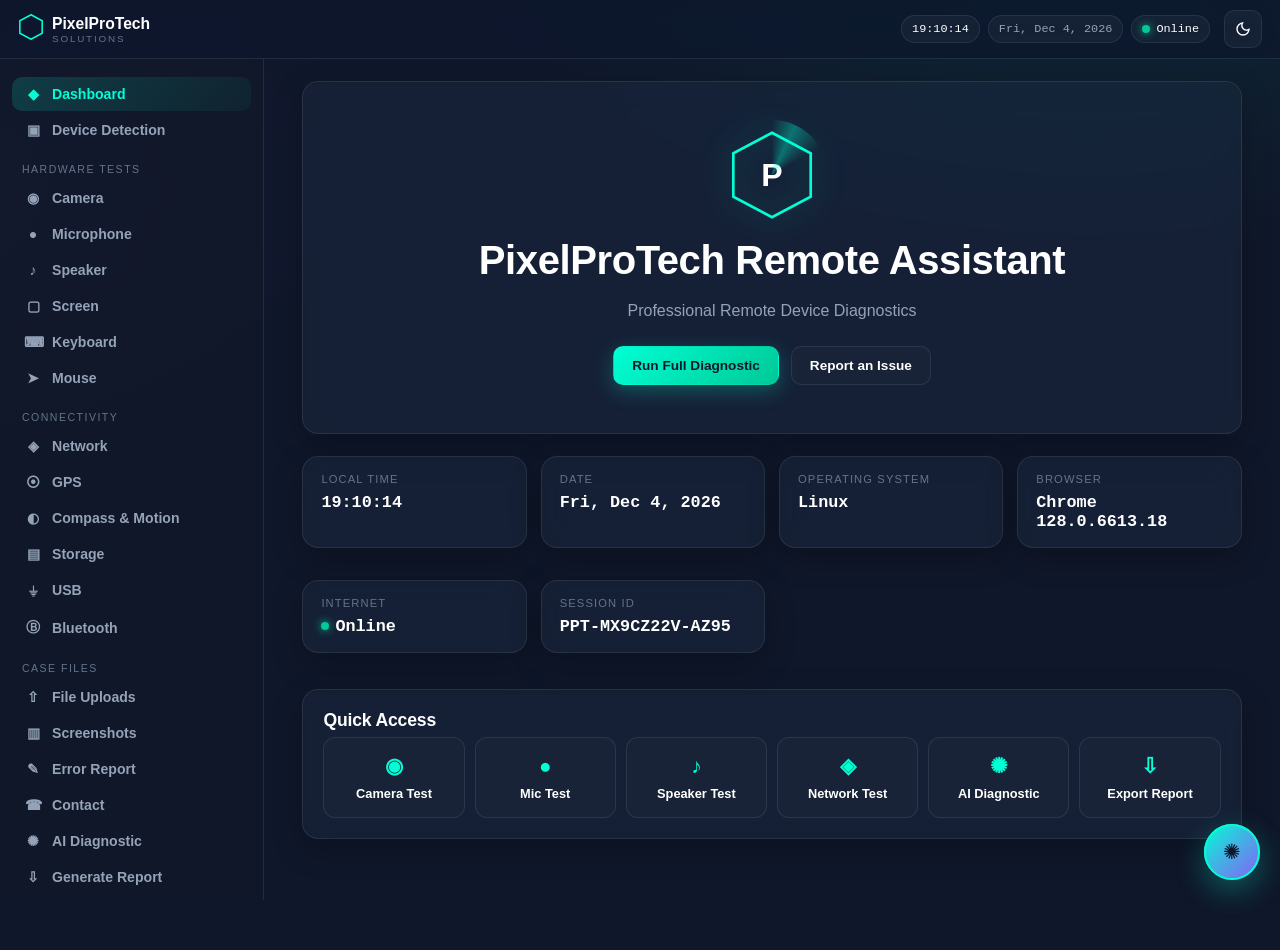
<file: index.html>
<!DOCTYPE html>
<html lang="en">
<head>
<meta charset="UTF-8" />
<meta name="viewport" content="width=device-width, initial-scale=1, viewport-fit=cover" />
<title>PixelProTech Remote Assistant</title>
<meta name="description" content="Professional remote device diagnostics — camera, microphone, speaker, screen, network, GPS, motion and AI-assisted reporting, installable on any device." />

<!-- PWA core -->
<link rel="manifest" href="manifest.json?v=1.2.1" />
<meta name="theme-color" content="#0F172A" />
<meta name="color-scheme" content="dark light" />
<meta name="mobile-web-app-capable" content="yes" />

<!-- iOS installability (Safari ignores manifest install prompts, needs these) -->
<meta name="apple-mobile-web-app-capable" content="yes" />
<meta name="apple-mobile-web-app-status-bar-style" content="black-translucent" />
<meta name="apple-mobile-web-app-title" content="PixelProTech" />
<link rel="apple-touch-icon" href="icon-180.png" />
<link rel="apple-touch-icon" sizes="152x152" href="icon-152.png" />
<link rel="apple-touch-icon" sizes="167x167" href="icon-167.png" />

<!-- Windows tiles -->
<meta name="msapplication-TileColor" content="#0F172A" />
<meta name="msapplication-TileImage" content="icon-144.png" />
<meta name="msapplication-config" content="none" />

<!-- Favicons -->
<link rel="icon" type="image/png" sizes="32x32" href="icon-32.png" />
<link rel="icon" type="image/png" sizes="16x16" href="icon-16.png" />
<link rel="shortcut icon" href="favicon.ico" />

<link rel="stylesheet" href="style.css?v=1.2.0" />
</head>
<body data-theme="dark">

<!-- ============ LOADING SCREEN ============ -->
<div id="loading-screen" aria-hidden="true">
  <div class="loader-mark">
    <svg viewBox="0 0 100 100" class="loader-hex">
      <polygon points="50,3 93,26 93,74 50,97 7,74 7,26" />
    </svg>
    <span class="loader-p">P</span>
  </div>
  <p class="loader-text">PIXELPROTECH<span>.</span></p>
  <div class="loader-bar"><div class="loader-bar-fill"></div></div>
</div>

<!-- ============ TOP HUD BAR ============ -->
<header class="hud-bar" role="banner">
  <button id="nav-toggle" class="icon-btn" aria-label="Toggle navigation" aria-expanded="false" aria-controls="side-nav">
    <span class="burger"><span></span><span></span><span></span></span>
  </button>

  <div class="brand">
    <span class="brand-mark" aria-hidden="true">
      <svg viewBox="0 0 100 100"><polygon points="50,3 93,26 93,74 50,97 7,74 7,26"/></svg>
    </span>
    <span class="brand-name">PixelProTech<em>Solutions</em></span>
  </div>

  <div class="hud-readouts" aria-live="off">
    <span class="hud-chip" id="hud-time">--:--:--</span>
    <span class="hud-chip hud-chip--muted" id="hud-date">-- --- ----</span>
    <span class="hud-chip" id="hud-net"><i class="dot" id="hud-net-dot"></i><span id="hud-net-text">Checking…</span></span>
  </div>

  <div class="hud-actions">
    <button id="install-btn" class="btn btn--ghost btn--small hidden" title="Install PixelProTech Remote Assistant">
      <svg viewBox="0 0 24 24" class="ic"><path d="M12 3v12m0 0l-4-4m4 4l4-4M5 19h14"/></svg>
      <span>Install App</span>
    </button>
    <button id="theme-toggle" class="icon-btn" aria-label="Toggle dark or light mode">
      <svg viewBox="0 0 24 24" class="ic ic-moon"><path d="M21 12.6A9 9 0 1 1 11.4 3a7 7 0 0 0 9.6 9.6z"/></svg>
    </button>
  </div>
</header>

<div class="app-shell">
  <!-- ============ SIDE NAV ============ -->
  <nav id="side-nav" class="side-nav" aria-label="Primary">
    <ul class="nav-list">
      <li><a href="#home" class="nav-link active" data-panel="home"><i class="nav-ic">◆</i>Dashboard</a></li>
      <li><a href="#device" class="nav-link" data-panel="device"><i class="nav-ic">▣</i>Device Detection</a></li>
      <li class="nav-group-label">Hardware Tests</li>
      <li><a href="#camera" class="nav-link" data-panel="camera"><i class="nav-ic">◉</i>Camera</a></li>
      <li><a href="#mic" class="nav-link" data-panel="mic"><i class="nav-ic">●</i>Microphone</a></li>
      <li><a href="#speaker" class="nav-link" data-panel="speaker"><i class="nav-ic">♪</i>Speaker</a></li>
      <li><a href="#screen" class="nav-link" data-panel="screen"><i class="nav-ic">▢</i>Screen</a></li>
      <li><a href="#keyboard" class="nav-link" data-panel="keyboard"><i class="nav-ic">⌨</i>Keyboard</a></li>
      <li><a href="#mouse" class="nav-link" data-panel="mouse"><i class="nav-ic">➤</i>Mouse</a></li>
      <li class="nav-group-label">Connectivity</li>
      <li><a href="#network" class="nav-link" data-panel="network"><i class="nav-ic">◈</i>Network</a></li>
      <li><a href="#gps" class="nav-link" data-panel="gps"><i class="nav-ic">⦿</i>GPS</a></li>
      <li><a href="#motion" class="nav-link" data-panel="motion"><i class="nav-ic">◐</i>Compass &amp; Motion</a></li>
      <li><a href="#storage" class="nav-link" data-panel="storage"><i class="nav-ic">▤</i>Storage</a></li>
      <li><a href="#usb" class="nav-link" data-panel="usb"><i class="nav-ic">⏚</i>USB</a></li>
      <li><a href="#bluetooth" class="nav-link" data-panel="bluetooth"><i class="nav-ic">Ⓑ</i>Bluetooth</a></li>
      <li class="nav-group-label">Case Files</li>
      <li><a href="#uploads" class="nav-link" data-panel="uploads"><i class="nav-ic">⇧</i>File Uploads</a></li>
      <li><a href="#screenshots" class="nav-link" data-panel="screenshots"><i class="nav-ic">▥</i>Screenshots</a></li>
      <li><a href="#report" class="nav-link" data-panel="report"><i class="nav-ic">✎</i>Error Report</a></li>
      <li><a href="#contact" class="nav-link" data-panel="contact"><i class="nav-ic">☎</i>Contact</a></li>
      <li><a href="#diagnostic" class="nav-link" data-panel="diagnostic"><i class="nav-ic">✺</i>AI Diagnostic</a></li>
      <li><a href="#export" class="nav-link" data-panel="export"><i class="nav-ic">⇩</i>Generate Report</a></li>
    </ul>
    <div class="nav-footer">
      <span id="sw-status" class="sw-status">Offline-ready</span>
    </div>
  </nav>
  <div id="nav-scrim" class="nav-scrim"></div>

  <!-- ============ MAIN ============ -->
  <main id="main" class="main">

    <!-- HOME -->
    <section id="panel-home" class="panel active" data-title="Dashboard">
      <div class="hero glass">
        <div class="hero-mark">
          <svg viewBox="0 0 100 100" class="hero-hex"><polygon points="50,3 93,26 93,74 50,97 7,74 7,26"/></svg>
          <span class="hero-p">P</span>
          <span class="hero-sweep"></span>
        </div>
        <h1>PixelProTech Remote Assistant</h1>
        <p class="hero-sub">Professional Remote Device Diagnostics</p>
        <div class="hero-cta">
          <button class="btn btn--primary" data-goto="device">Run Full Diagnostic</button>
          <button class="btn btn--ghost" data-goto="report">Report an Issue</button>
        </div>
      </div>

      <div class="card-grid">
        <div class="card glass stat-card">
          <span class="stat-label">Local Time</span>
          <span class="stat-value mono" id="stat-time">--:--:--</span>
        </div>
        <div class="card glass stat-card">
          <span class="stat-label">Date</span>
          <span class="stat-value mono" id="stat-date">--</span>
        </div>
        <div class="card glass stat-card">
          <span class="stat-label">Operating System</span>
          <span class="stat-value mono" id="stat-os">--</span>
        </div>
        <div class="card glass stat-card">
          <span class="stat-label">Browser</span>
          <span class="stat-value mono" id="stat-browser">--</span>
        </div>
        <div class="card glass stat-card">
          <span class="stat-label">Internet</span>
          <span class="stat-value mono" id="stat-net"><i class="dot" id="stat-net-dot"></i> <span id="stat-net-text">--</span></span>
        </div>
        <div class="card glass stat-card">
          <span class="stat-label">Session ID</span>
          <span class="stat-value mono" id="stat-session">--</span>
        </div>
      </div>

      <div class="card glass">
        <h2>Quick Access</h2>
        <div class="quick-grid">
          <button class="quick-tile" data-goto="camera"><span>◉</span>Camera Test</button>
          <button class="quick-tile" data-goto="mic"><span>●</span>Mic Test</button>
          <button class="quick-tile" data-goto="speaker"><span>♪</span>Speaker Test</button>
          <button class="quick-tile" data-goto="network"><span>◈</span>Network Test</button>
          <button class="quick-tile" data-goto="diagnostic"><span>✺</span>AI Diagnostic</button>
          <button class="quick-tile" data-goto="export"><span>⇩</span>Export Report</button>
        </div>
      </div>
    </section>

    <!-- DEVICE DETECTION -->
    <section id="panel-device" class="panel" data-title="Device Detection">
      <div class="panel-head"><h1>Device Detection</h1><p>Everything the browser can tell us about this device, gathered locally — nothing leaves your machine unless you generate a report.</p></div>
      <div class="card-grid" id="device-grid"><!-- populated by script.js --></div>
    </section>

    <!-- CAMERA -->
    <section id="panel-camera" class="panel" data-title="Camera Test">
      <div class="panel-head"><h1>Camera Test</h1><p>We'll ask your browser for camera permission only when you press Start. Nothing is recorded or uploaded automatically.</p></div>
      <div class="card glass test-card">
        <div class="media-frame">
          <video id="camera-video" autoplay playsinline muted></video>
          <canvas id="camera-canvas" class="hidden"></canvas>
          <div id="camera-placeholder" class="media-placeholder"><span>◉</span><p>Camera preview will appear here</p></div>
        </div>
        <div class="test-controls">
          <button id="camera-start" class="btn btn--primary">Start Camera Test</button>
          <button id="camera-snap" class="btn btn--ghost" disabled>Take Snapshot</button>
          <button id="camera-download" class="btn btn--ghost" disabled>Download Snapshot</button>
          <button id="camera-stop" class="btn btn--danger" disabled>Stop</button>
        </div>
        <div id="camera-status" class="status-pill status-pill--idle">Idle</div>
      </div>
    </section>

    <!-- MICROPHONE -->
    <section id="panel-mic" class="panel" data-title="Microphone Test">
      <div class="panel-head"><h1>Microphone Test</h1><p>Live waveform, volume meter, and a short recording you can play back or download.</p></div>
      <div class="card glass test-card">
        <canvas id="mic-waveform" class="waveform-canvas"></canvas>
        <div class="meter"><div id="mic-meter-fill" class="meter-fill"></div></div>
        <div class="test-controls">
          <button id="mic-start" class="btn btn--primary">Start Microphone</button>
          <button id="mic-record" class="btn btn--ghost" disabled>Record Voice</button>
          <button id="mic-stop" class="btn btn--danger" disabled>Stop</button>
        </div>
        <audio id="mic-playback" controls class="hidden"></audio>
        <div class="test-controls">
          <button id="mic-download" class="btn btn--ghost hidden">Download Recording</button>
        </div>
        <div id="mic-status" class="status-pill status-pill--idle">Idle</div>
      </div>
    </section>

    <!-- SPEAKER -->
    <section id="panel-speaker" class="panel" data-title="Speaker Test">
      <div class="panel-head"><h1>Speaker Test</h1><p>Plays short test tones through each channel. Start low if you're wearing headphones.</p></div>
      <div class="card glass test-card">
        <label class="slider-label">Volume
          <input type="range" id="speaker-volume" min="0" max="100" value="40" />
          <span id="speaker-volume-val">40%</span>
        </label>
        <div class="test-controls">
          <button class="btn btn--ghost" data-tone="left">Left Channel</button>
          <button class="btn btn--ghost" data-tone="right">Right Channel</button>
          <button class="btn btn--primary" data-tone="stereo">Stereo</button>
          <button id="speaker-stop" class="btn btn--danger">Stop</button>
        </div>
        <div class="pass-fail-row">
          <button id="speaker-pass" class="btn btn--success btn--small">✓ Speaker Pass</button>
          <button id="speaker-fail" class="btn btn--danger btn--small">✕ Speaker Fail</button>
        </div>
        <div id="speaker-status" class="status-pill status-pill--idle">Idle</div>
      </div>
    </section>

    <!-- SCREEN -->
    <section id="panel-screen" class="panel" data-title="Screen Test">
      <div class="panel-head"><h1>Screen Test</h1><p>Full-screen color and gradient sweeps for dead-pixel checks, plus touch and mouse tracking pads.</p></div>
      <div class="card glass test-card">
        <h2>Dead Pixel / Full Screen Test</h2>
        <div class="swatch-row">
          <button class="swatch" style="background:#ff0000" data-color="#ff0000">Red</button>
          <button class="swatch" style="background:#00ff00" data-color="#00ff00">Green</button>
          <button class="swatch" style="background:#0000ff" data-color="#0000ff">Blue</button>
          <button class="swatch swatch--dark" style="background:#000000" data-color="#000000">Black</button>
          <button class="swatch swatch--light" style="background:#ffffff" data-color="#ffffff">White</button>
          <button class="swatch" style="background:linear-gradient(90deg,#000,#fff)" data-color="gradient">Gradient</button>
        </div>
        <p class="hint">Tap any swatch to go full screen. Tap / click anywhere, or press Esc, to exit.</p>
      </div>
      <div class="card glass test-card">
        <h2>Touch &amp; Mouse Pad Test</h2>
        <canvas id="screen-pad" class="pad-canvas"></canvas>
        <div class="test-controls">
          <button id="screen-pad-clear" class="btn btn--ghost">Clear Pad</button>
        </div>
        <p class="hint" id="screen-pad-info">Draw or click across the pad — every point registered will be plotted.</p>
      </div>
    </section>

    <!-- KEYBOARD -->
    <section id="panel-keyboard" class="panel" data-title="Keyboard Test">
      <div class="panel-head"><h1>Keyboard Test</h1><p>Press any key to light it up below. We track how many unique keys have been tested and flag any that appear stuck.</p></div>
      <div class="card glass test-card">
        <div class="kb-stats">
          <span>Keys pressed: <strong id="kb-count">0</strong></span>
          <span>Stuck keys: <strong id="kb-stuck">0</strong></span>
          <button id="kb-reset" class="btn btn--ghost btn--small">Reset</button>
        </div>
        <div id="virtual-keyboard" class="virtual-keyboard" tabindex="0"></div>
        <p class="hint">Click into this panel first (desktop only — a physical keyboard is required).</p>
      </div>
    </section>

    <!-- MOUSE -->
    <section id="panel-mouse" class="panel" data-title="Mouse Test">
      <div class="panel-head"><h1>Mouse Test</h1><p>Move, click and scroll inside the pad to verify every button and the wheel.</p></div>
      <div class="card glass test-card">
        <div id="mouse-pad" class="mouse-pad">
          <div id="mouse-dot" class="mouse-dot"></div>
          <span class="mouse-hint">Move your mouse here</span>
        </div>
        <div class="card-grid card-grid--tight">
          <div class="mini-stat">Left clicks <strong id="m-left">0</strong></div>
          <div class="mini-stat">Right clicks <strong id="m-right">0</strong></div>
          <div class="mini-stat">Middle clicks <strong id="m-middle">0</strong></div>
          <div class="mini-stat">Double clicks <strong id="m-double">0</strong></div>
          <div class="mini-stat">Scroll delta <strong id="m-scroll">0</strong></div>
          <div class="mini-stat">Position <strong id="m-pos">0, 0</strong></div>
        </div>
      </div>
    </section>

    <!-- NETWORK -->
    <section id="panel-network" class="panel" data-title="Network Test">
      <div class="panel-head"><h1>Network Test</h1><p>Live connection status plus a same-origin latency check and simulated throughput sweep.</p></div>
      <div class="card-grid">
        <div class="card glass stat-card"><span class="stat-label">Status</span><span class="stat-value mono" id="net-status">--</span></div>
        <div class="card glass stat-card"><span class="stat-label">Connection Type</span><span class="stat-value mono" id="net-type">--</span></div>
        <div class="card glass stat-card"><span class="stat-label">Downlink (est.)</span><span class="stat-value mono" id="net-downlink">--</span></div>
        <div class="card glass stat-card"><span class="stat-label">Round-trip (est.)</span><span class="stat-value mono" id="net-rtt">--</span></div>
      </div>
      <div class="card glass test-card">
        <button id="net-run" class="btn btn--primary">Run Network Test</button>
        <div class="ping-track"><div id="ping-dot" class="ping-dot"></div></div>
        <div class="card-grid card-grid--tight">
          <div class="mini-stat">Latency <strong id="net-latency">--</strong></div>
          <div class="mini-stat">Download (sim) <strong id="net-download">--</strong></div>
          <div class="mini-stat">Upload (sim) <strong id="net-upload">--</strong></div>
        </div>
        <p class="hint">Download/upload figures are a local simulation (transfer to/from an in-memory buffer) since this sandbox has no speed-test server — useful as a relative, not absolute, measure.</p>
      </div>
    </section>

    <!-- GPS -->
    <section id="panel-gps" class="panel" data-title="GPS Test">
      <div class="panel-head"><h1>GPS Test</h1><p>Requests location permission only when you press the button below.</p></div>
      <div class="card glass test-card">
        <button id="gps-start" class="btn btn--primary">Request GPS Permission</button>
        <div class="card-grid card-grid--tight">
          <div class="mini-stat">Latitude <strong id="gps-lat">--</strong></div>
          <div class="mini-stat">Longitude <strong id="gps-lng">--</strong></div>
          <div class="mini-stat">Accuracy <strong id="gps-acc">--</strong></div>
        </div>
        <a id="gps-map-link" href="#" target="_blank" rel="noopener" class="btn btn--ghost hidden">Open in Google Maps</a>
        <div id="gps-status" class="status-pill status-pill--idle">Idle</div>
      </div>
    </section>

    <!-- MOTION -->
    <section id="panel-motion" class="panel" data-title="Compass & Motion">
      <div class="panel-head"><h1>Compass &amp; Motion</h1><p>Reads orientation, accelerometer and gyroscope data where the device and browser support it.</p></div>
      <div class="card glass test-card">
        <button id="motion-start" class="btn btn--primary">Enable Motion &amp; Orientation</button>
        <div class="compass-wrap"><div id="compass-needle" class="compass-needle"></div></div>
        <div class="card-grid card-grid--tight">
          <div class="mini-stat">Heading <strong id="mo-heading">--</strong></div>
          <div class="mini-stat">Beta (front/back tilt) <strong id="mo-beta">--</strong></div>
          <div class="mini-stat">Gamma (left/right tilt) <strong id="mo-gamma">--</strong></div>
          <div class="mini-stat">Accel X <strong id="mo-ax">--</strong></div>
          <div class="mini-stat">Accel Y <strong id="mo-ay">--</strong></div>
          <div class="mini-stat">Accel Z <strong id="mo-az">--</strong></div>
        </div>
        <div id="motion-status" class="status-pill status-pill--idle">Idle</div>
      </div>
    </section>

    <!-- STORAGE -->
    <section id="panel-storage" class="panel" data-title="Device Storage">
      <div class="panel-head"><h1>Device Storage</h1><p>An estimate of storage this browser profile can use, from the Storage API.</p></div>
      <div class="card glass test-card">
        <div class="storage-bar"><div id="storage-bar-fill" class="storage-bar-fill"></div></div>
        <div class="card-grid card-grid--tight">
          <div class="mini-stat">Used <strong id="storage-used">--</strong></div>
          <div class="mini-stat">Quota <strong id="storage-quota">--</strong></div>
          <div class="mini-stat">Available <strong id="storage-available">--</strong></div>
          <div class="mini-stat">Persistent <strong id="storage-persist">--</strong></div>
        </div>
        <button id="storage-request-persist" class="btn btn--ghost">Request Persistent Storage</button>
      </div>
    </section>

    <!-- USB -->
    <section id="panel-usb" class="panel" data-title="USB Devices">
      <div class="panel-head"><h1>USB Devices</h1><p>Uses WebUSB where available (Chromium desktop/Android only). You'll get a native device picker.</p></div>
      <div class="card glass test-card">
        <button id="usb-request" class="btn btn--primary">Request USB Device</button>
        <div id="usb-result" class="detail-list"></div>
      </div>
    </section>

    <!-- BLUETOOTH -->
    <section id="panel-bluetooth" class="panel" data-title="Bluetooth">
      <div class="panel-head"><h1>Bluetooth</h1><p>Uses Web Bluetooth where available (Chromium desktop/Android only).</p></div>
      <div class="card glass test-card">
        <button id="bt-request" class="btn btn--primary">Search Nearby Bluetooth Devices</button>
        <div id="bt-result" class="detail-list"></div>
      </div>
    </section>

    <!-- UPLOADS -->
    <section id="panel-uploads" class="panel" data-title="File Upload Center">
      <div class="panel-head"><h1>File Upload Center</h1><p>Photos, videos, screenshots, PDFs, ZIPs and text logs — everything stays in this browser tab until you export a report.</p></div>
      <div class="card glass">
        <div id="dropzone" class="dropzone">
          <span>⇧</span>
          <p>Drag &amp; drop files here, or click to browse</p>
          <input type="file" id="file-input" multiple hidden accept="image/*,video/*,.pdf,.zip,.txt,.log" />
        </div>
        <div id="upload-list" class="upload-list"></div>
      </div>
    </section>

    <!-- SCREENSHOTS -->
    <section id="panel-screenshots" class="panel" data-title="Screenshot Center">
      <div class="panel-head"><h1>Screenshot Center</h1><p>Upload screenshots of an error, preview them, rename or delete before sending.</p></div>
      <div class="card glass">
        <div id="screenshot-dropzone" class="dropzone">
          <span>▥</span>
          <p>Drag &amp; drop screenshots here, or click to browse</p>
          <input type="file" id="screenshot-input" multiple hidden accept="image/*" />
        </div>
        <div id="screenshot-grid" class="screenshot-grid"></div>
      </div>
    </section>

    <!-- ERROR REPORT -->
    <section id="panel-report" class="panel" data-title="Error Report">
      <div class="panel-head"><h1>Error Report</h1><p>Describe what's going wrong in your own words — the more detail, the faster the diagnosis.</p></div>
      <div class="card glass">
        <label class="field-label" for="report-text">Describe your issue</label>
        <textarea id="report-text" rows="8" maxlength="2000" placeholder="e.g. The laptop screen flickers when I open it more than 45°, started three days ago…"></textarea>
        <div class="char-counter"><span id="report-count">0</span> / 2000</div>

        <label class="field-label">Priority</label>
        <div class="priority-row">
          <button class="priority-btn" data-priority="Low">Low</button>
          <button class="priority-btn" data-priority="Medium">Medium</button>
          <button class="priority-btn" data-priority="High">High</button>
          <button class="priority-btn" data-priority="Critical">Critical</button>
        </div>

        <label class="field-label" for="report-files">Attach files</label>
        <input type="file" id="report-files" multiple />
        <div id="report-files-list" class="upload-list"></div>
      </div>
    </section>

    <!-- CONTACT -->
    <section id="panel-contact" class="panel" data-title="Contact">
      <div class="panel-head"><h1>Contact &amp; Device Details</h1><p>So a technician can find your ticket and match it to the right hardware.</p></div>
      <div class="card glass">
        <form id="contact-form" class="form-grid">
          <label>Customer Name<input type="text" name="name" autocomplete="name" /></label>
          <label>Phone<input type="tel" name="phone" autocomplete="tel" /></label>
          <label>Email<input type="email" name="email" autocomplete="email" /></label>
          <label>Address<input type="text" name="address" autocomplete="street-address" /></label>
          <label>Device Brand<input type="text" name="brand" placeholder="e.g. Dell, Apple, Samsung" /></label>
          <label>Device Model<input type="text" name="model" /></label>
          <label>Serial Number<input type="text" name="serial" /></label>
          <label>Repair Type
            <select name="repairType">
              <option>Diagnostic Only</option>
              <option>Hardware Repair</option>
              <option>Software Issue</option>
              <option>Data Recovery</option>
              <option>Warranty Claim</option>
              <option>Other</option>
            </select>
          </label>
        </form>
      </div>
    </section>

    <!-- AI DIAGNOSTIC -->
    <section id="panel-diagnostic" class="panel" data-title="AI Diagnostic Engine">
      <div class="panel-head"><h1>AI Diagnostic Engine</h1><p>Runs entirely in this browser tab — reviews every test you've completed and drafts a plain-English summary.</p></div>
      <div class="card glass">
        <button id="run-diagnostic" class="btn btn--primary">Run Diagnostic Analysis</button>
        <div id="diagnostic-output" class="diagnostic-output"></div>
      </div>
    </section>

    <!-- EXPORT / REPORT -->
    <section id="panel-export" class="panel" data-title="Generate Report">
      <div class="panel-head"><h1>Generate &amp; Export Report</h1><p>Compile everything collected in this session into a shareable report.</p></div>
      <div class="card glass">
        <div class="export-row">
          <button id="export-print" class="btn btn--primary">Generate PDF Report (Print)</button>
          <button id="export-json" class="btn btn--ghost">Export JSON</button>
          <button id="export-txt" class="btn btn--ghost">Export TXT</button>
          <button id="export-csv" class="btn btn--ghost">Export CSV</button>
        </div>
        <p class="hint">"Generate PDF" opens your browser's print dialog with a formatted report — choose <strong>Save as PDF</strong> as the destination on any platform.</p>
      </div>

      <!-- printable report, hidden on screen, shown via print stylesheet -->
      <div id="print-report" class="print-report">
        <header class="print-header">
          <div class="print-brand">
            <svg viewBox="0 0 100 100" width="40" height="40"><polygon points="50,3 93,26 93,74 50,97 7,74 7,26" fill="#0F172A"/></svg>
            <div><strong>PixelProTech Solutions</strong><br /><small>Remote Diagnostic Report</small></div>
          </div>
          <div id="print-meta"></div>
        </header>
        <section id="print-customer"></section>
        <section id="print-device"></section>
        <section id="print-tests"></section>
        <section id="print-files"></section>
        <section id="print-diagnostic"></section>
        <footer class="print-footer">
          <div id="print-qr"></div>
          <div class="print-sign">
            <div class="sign-line">Technician Signature</div>
            <div class="sign-line" id="print-date">Date</div>
          </div>
        </footer>
      </div>
    </section>

  </main>
</div>

<!-- ============ FLOATING AI ASSISTANT ============ -->
<button id="assistant-toggle" class="assistant-toggle" aria-label="Open assistant">
  <span class="assistant-pulse"></span>✺
</button>
<div id="assistant-panel" class="assistant-panel hidden" role="dialog" aria-label="PixelProTech Assistant">
  <div class="assistant-head">
    <span>PixelProTech Assistant</span>
    <button id="assistant-close" class="icon-btn icon-btn--small" aria-label="Close assistant">✕</button>
  </div>
  <div id="assistant-log" class="assistant-log"></div>
  <form id="assistant-form" class="assistant-form">
    <input id="assistant-input" type="text" placeholder="Ask about a test, e.g. “camera not working”" autocomplete="off" />
    <button type="submit" class="btn btn--primary btn--small">Send</button>
  </form>
</div>

<!-- ============ TOAST / NOTIFICATIONS ============ -->
<div id="toast-stack" class="toast-stack" aria-live="polite"></div>

<!-- ============ FULLSCREEN COLOR TEST OVERLAY ============ -->
<div id="fullscreen-test" class="fullscreen-test hidden"></div>

<!-- ============ UPDATE AVAILABLE BANNER ============ -->
<div id="update-banner" class="update-banner hidden">
  <span>A new version is ready.</span>
  <button id="update-reload" class="btn btn--small btn--primary">Update now</button>
</div>

<!-- ============ IOS INSTALL HINT ============ -->
<div id="ios-install-hint" class="ios-install-hint hidden">
  <p>Install PixelProTech Remote Assistant: tap <strong>Share ⬆</strong>, then <strong>“Add to Home Screen.”</strong></p>
  <button id="ios-install-dismiss" class="icon-btn icon-btn--small" aria-label="Dismiss">✕</button>
</div>

<script src="script.js"></script>
</body>
</html>
</file>
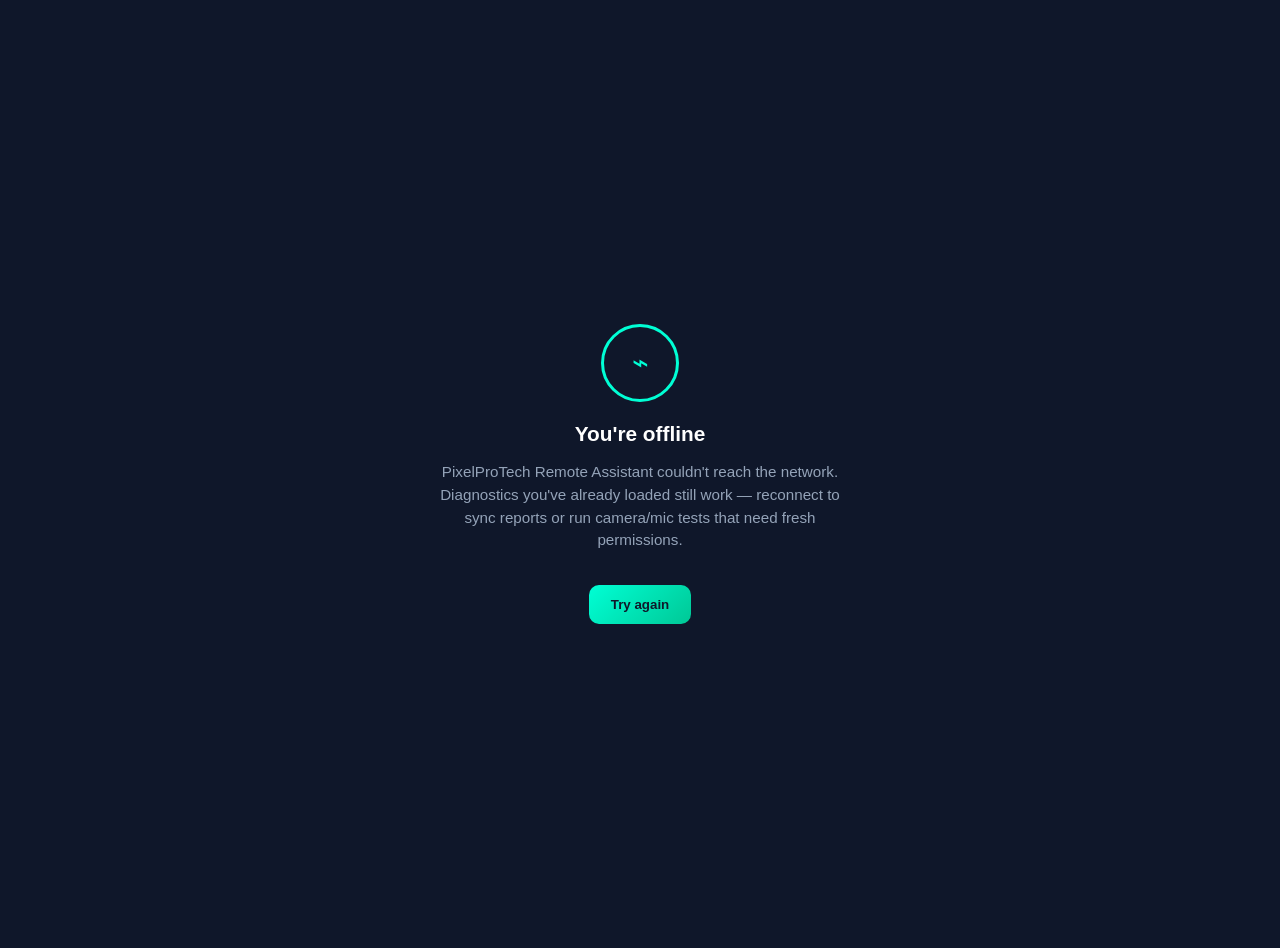
<file: offline.html>
<!DOCTYPE html>
<html lang="en">
<head>
<meta charset="UTF-8" />
<meta name="viewport" content="width=device-width, initial-scale=1" />
<title>Offline — PixelProTech Remote Assistant</title>
<style>
  :root{color-scheme:dark;}
  body{margin:0;min-height:100vh;display:flex;align-items:center;justify-content:center;
    background:#0F172A;color:#fff;font-family:-apple-system,BlinkMacSystemFont,"Segoe UI",Roboto,sans-serif;text-align:center;padding:24px;}
  .card{max-width:420px;}
  .ring{width:72px;height:72px;margin:0 auto 20px;border-radius:50%;
    border:3px solid #00FFD5;display:flex;align-items:center;justify-content:center;font-size:28px;color:#00FFD5;}
  h1{font-size:1.3rem;margin:0 0 10px;}
  p{color:#94a3b8;line-height:1.5;font-size:.95rem;}
  button{margin-top:18px;background:linear-gradient(135deg,#00FFD5,#00C896);color:#0F172A;border:0;
    padding:12px 22px;border-radius:10px;font-weight:700;cursor:pointer;}
</style>
</head>
<body>
  <div class="card">
    <div class="ring">⌁</div>
    <h1>You're offline</h1>
    <p>PixelProTech Remote Assistant couldn't reach the network. Diagnostics you've already loaded still work — reconnect to sync reports or run camera/mic tests that need fresh permissions.</p>
    <button onclick="location.reload()">Try again</button>
  </div>
</body>
</html>
</file>
<file: style.css>
/* =========================================================
   PixelProTech Remote Assistant — Stylesheet
   Design tokens
   ========================================================= */
:root{
  --cyan:#00FFD5;
  --green:#00C896;
  --navy:#0F172A;
  --panel:#111827;
  --slate:#1E293B;
  --white:#FFFFFF;
  --blue:#3B82F6;
  --purple:#8B5CF6;
  --danger:#FB7185;
  --text-dim:#94A3B8;
  --text-dimmer:#64748B;
  --border:rgba(148,163,184,.14);
  --glass-bg:rgba(30,41,59,.55);
  --radius:16px;
  --radius-sm:10px;
  --font-display: -apple-system, BlinkMacSystemFont, "Segoe UI", "Inter", Roboto, sans-serif;
  --font-mono: "SFMono-Regular", ui-monospace, "Cascadia Code", "Roboto Mono", Consolas, monospace;
  --shadow-lg: 0 20px 60px rgba(0,0,0,.45);
  --nav-w: 264px;
  --hud-h: 59px;
  --safe-t: env(safe-area-inset-top, 0px);
  --safe-r: env(safe-area-inset-right, 0px);
  --safe-b: env(safe-area-inset-bottom, 0px);
  --safe-l: env(safe-area-inset-left, 0px);
}

[data-theme="light"]{
  --navy:#F1F5F9;
  --panel:#FFFFFF;
  --slate:#FFFFFF;
  --text-dim:#475569;
  --text-dimmer:#64748B;
  --border:rgba(15,23,42,.1);
  --glass-bg:rgba(255,255,255,.72);
}

*,*::before,*::after{box-sizing:border-box;}
html{ -webkit-text-size-adjust:100%; text-size-adjust:100%; -webkit-tap-highlight-color:transparent; overflow-x:hidden; }
button,.btn,.nav-link,.quick-tile,.priority-btn,.swatch{ touch-action:manipulation; font-family:inherit; }
body{
  margin:0;
  background:
    radial-gradient(1100px 600px at 85% -10%, rgba(0,255,213,.08), transparent 60%),
    radial-gradient(900px 500px at -10% 20%, rgba(139,92,246,.08), transparent 55%),
    var(--navy);
  color:var(--white);
  font-family:var(--font-display);
  min-height:100vh;
  min-height:100dvh;
  overflow-x:hidden;
  -webkit-font-smoothing:antialiased;
  transition:background-color .3s ease, color .3s ease;
}
[data-theme="light"] body{ color:#0F172A; }

h1,h2{ font-family:var(--font-display); letter-spacing:-.01em; margin:0 0 6px; }
h1{ font-size:1.7rem; font-weight:800; }
h2{ font-size:1.1rem; font-weight:700; margin-top:0; }
p{ color:var(--text-dim); line-height:1.55; }
a{ color:var(--cyan); }
.mono{ font-family:var(--font-mono); }
.hidden{ display:none !important; }

::selection{ background:var(--cyan); color:var(--navy); }

/* scrollbars */
*{ scrollbar-width:thin; scrollbar-color:var(--slate) transparent; }
*::-webkit-scrollbar{ width:8px; height:8px; }
*::-webkit-scrollbar-thumb{ background:var(--slate); border-radius:8px; }

/* =========================================================
   Loading screen
   ========================================================= */
#loading-screen{
  position:fixed; inset:0; z-index:999; display:flex; flex-direction:column;
  align-items:center; justify-content:center; gap:18px; background:var(--navy);
  transition:opacity .5s ease, visibility .5s ease;
}
#loading-screen.done{ opacity:0; visibility:hidden; pointer-events:none; }
.loader-mark{ position:relative; width:84px; height:84px; }
.loader-hex{ width:100%; height:100%; fill:none; stroke:var(--cyan); stroke-width:3; filter:drop-shadow(0 0 10px rgba(0,255,213,.5)); animation:spin 3s linear infinite; }
.loader-p{ position:absolute; inset:0; display:flex; align-items:center; justify-content:center; font-weight:800; font-size:1.6rem; color:var(--white); }
@keyframes spin{ to{ transform:rotate(360deg); } }
.loader-text{ font-family:var(--font-mono); letter-spacing:.35em; color:var(--text-dim); font-size:.8rem; }
.loader-text span{ color:var(--cyan); }
.loader-bar{ width:180px; height:3px; background:var(--slate); border-radius:2px; overflow:hidden; }
.loader-bar-fill{ height:100%; width:0%; background:linear-gradient(90deg,var(--cyan),var(--green)); animation:load 1.4s ease forwards; }
@keyframes load{ to{ width:100%; } }

/* =========================================================
   HUD top bar
   ========================================================= */
.hud-bar{
  position:sticky; top:0; z-index:60; display:flex; align-items:center; gap:14px;
  height:calc(var(--hud-h) + var(--safe-t));
  padding:var(--safe-t) calc(18px + var(--safe-r)) 0 calc(18px + var(--safe-l));
  background:rgba(15,23,42,.72); -webkit-backdrop-filter:blur(16px) saturate(140%); backdrop-filter:blur(16px) saturate(140%);
  border-bottom:1px solid var(--border);
}
[data-theme="light"] .hud-bar{ background:rgba(255,255,255,.78); }
.icon-btn{
  width:38px; height:38px; border-radius:10px; border:1px solid var(--border); background:var(--glass-bg);
  color:var(--white); display:flex; align-items:center; justify-content:center; cursor:pointer; flex-shrink:0;
}
[data-theme="light"] .icon-btn{ color:#0F172A; }
.icon-btn--small{ width:28px; height:28px; border-radius:8px; }
.burger{ display:flex; flex-direction:column; gap:4px; width:16px; }
.burger span{ height:2px; background:currentColor; border-radius:2px; transition:transform .25s, opacity .25s; }
.brand{ display:flex; align-items:center; gap:8px; flex-shrink:0; }
.brand-mark svg{ width:26px; height:26px; fill:none; stroke:var(--cyan); stroke-width:6; }
.brand-name{ font-weight:800; font-size:.98rem; white-space:nowrap; }
.brand-name em{ display:block; font-style:normal; font-weight:500; font-size:.62rem; letter-spacing:.18em; color:var(--text-dimmer); text-transform:uppercase; }
.hud-readouts{ display:flex; align-items:center; gap:8px; margin-left:auto; overflow:hidden; }
.hud-chip{
  font-family:var(--font-mono); font-size:.74rem; padding:6px 10px; border-radius:999px;
  background:var(--glass-bg); border:1px solid var(--border); display:flex; align-items:center; gap:6px; white-space:nowrap;
}
.hud-chip--muted{ color:var(--text-dim); }
.hud-actions{ display:flex; align-items:center; gap:8px; flex-shrink:0; }
.dot{ width:8px; height:8px; border-radius:50%; background:var(--danger); display:inline-block; }
.dot.on{ background:var(--green); box-shadow:0 0 8px var(--green); }

@media (max-width:760px){
  .hud-readouts .hud-chip:nth-child(2){ display:none; }
  .brand-name em{ display:none; }
  #install-btn span{ display:none; }
}

/* =========================================================
   App shell / side nav
   ========================================================= */
.app-shell{ display:flex; min-height:calc(100vh - var(--hud-h) - var(--safe-t)); min-height:calc(100dvh - var(--hud-h) - var(--safe-t)); }
.side-nav{
  width:var(--nav-w); flex-shrink:0; background:rgba(17,24,39,.6); border-right:1px solid var(--border);
  padding:18px 12px; position:sticky; top:calc(var(--hud-h) + var(--safe-t)); height:calc(100vh - var(--hud-h) - var(--safe-t)); height:calc(100dvh - var(--hud-h) - var(--safe-t)); overflow-y:auto; overscroll-behavior:contain;
  display:flex; flex-direction:column; gap:14px;
}
[data-theme="light"] .side-nav{ background:rgba(255,255,255,.7); }
.nav-list{ list-style:none; margin:0; padding:0; display:flex; flex-direction:column; gap:2px; }
.nav-group-label{ font-size:.66rem; letter-spacing:.14em; text-transform:uppercase; color:var(--text-dimmer); margin:14px 10px 4px; }
.nav-link{
  display:flex; align-items:center; gap:10px; padding:9px 12px; border-radius:10px; color:var(--text-dim);
  text-decoration:none; font-size:.88rem; font-weight:600; transition:background .15s, color .15s;
}
.nav-link:hover{ background:var(--glass-bg); color:var(--white); }
[data-theme="light"] .nav-link:hover{ color:#0F172A; }
.nav-link.active{ background:linear-gradient(135deg, rgba(0,255,213,.16), rgba(0,200,150,.06)); color:var(--cyan); }
.nav-ic{ width:18px; text-align:center; font-style:normal; }
.nav-footer{ margin-top:auto; padding:10px; }
.sw-status{ font-size:.68rem; color:var(--green); font-family:var(--font-mono); display:flex; align-items:center; gap:6px; }
.sw-status::before{ content:""; width:6px; height:6px; border-radius:50%; background:var(--green); box-shadow:0 0 6px var(--green); }
.nav-scrim{ display:none; }

@media (max-width:820px){
  .side-nav{ position:fixed; left:0; top:calc(var(--hud-h) + var(--safe-t)); height:calc(100vh - var(--hud-h) - var(--safe-t)); height:calc(100dvh - var(--hud-h) - var(--safe-t)); z-index:70; width:min(var(--nav-w),86vw); transform:translateX(-100%); transition:transform .28s ease; box-shadow:var(--shadow-lg); }
  .side-nav.open{ transform:translateX(0); }
  .nav-scrim{ display:none; position:fixed; inset:calc(var(--hud-h) + var(--safe-t)) 0 0 0; background:rgba(0,0,0,.5); z-index:65; }
  .nav-scrim.show{ display:block; }
}
@media (min-width:821px){
  #nav-toggle{ display:none; }
}

/* =========================================================
   Main / panels
   ========================================================= */
.main{ flex:1; min-width:0; padding:22px calc(clamp(16px,3vw,40px) + var(--safe-r)) calc(90px + var(--safe-b)) calc(clamp(16px,3vw,40px) + var(--safe-l)); }
.panel{ display:none; animation:fadeUp .35s ease; }
.panel.active{ display:block; }
@keyframes fadeUp{ from{ opacity:0; transform:translateY(10px);} to{ opacity:1; transform:none; } }
.panel-head{ margin-bottom:20px; max-width:760px; }
.panel-head p{ margin:0; }

.glass{
  background:var(--glass-bg); border:1px solid var(--border); border-radius:var(--radius);
  -webkit-backdrop-filter:blur(14px) saturate(140%); backdrop-filter:blur(14px) saturate(140%); box-shadow:0 10px 30px rgba(0,0,0,.25);
}
.card{ padding:20px; margin-bottom:18px; }
.card-grid{ display:grid; grid-template-columns:repeat(auto-fit,minmax(190px,1fr)); gap:14px; margin-bottom:18px; }
.card-grid--tight{ grid-template-columns:repeat(auto-fit,minmax(140px,1fr)); gap:10px; margin-bottom:0; }
.stat-card{ display:flex; flex-direction:column; gap:8px; padding:16px 18px; }
.stat-label{ font-size:.7rem; letter-spacing:.1em; text-transform:uppercase; color:var(--text-dimmer); }
.stat-value{ font-size:1.05rem; font-weight:700; display:flex; align-items:center; gap:6px; word-break:break-word; }
.mini-stat{ background:var(--glass-bg); border:1px solid var(--border); border-radius:10px; padding:10px 12px; font-size:.78rem; color:var(--text-dim); display:flex; flex-direction:column; gap:4px; }
.mini-stat strong{ font-family:var(--font-mono); font-size:.95rem; color:var(--white); }

/* Hero */
.hero{ text-align:center; padding:48px 24px; margin-bottom:22px; position:relative; overflow:hidden; }
.hero-mark{ position:relative; width:90px; height:90px; margin:0 auto 18px; }
.hero-hex{ width:100%; height:100%; fill:none; stroke:var(--cyan); stroke-width:3; filter:drop-shadow(0 0 16px rgba(0,255,213,.45)); }
.hero-p{ position:absolute; inset:0; display:flex; align-items:center; justify-content:center; font-size:2rem; font-weight:800; }
.hero-sweep{ position:absolute; inset:-10px; border-radius:50%; background:conic-gradient(from 0deg, transparent 0deg, rgba(0,255,213,.35) 25deg, transparent 60deg); animation:sweep 3.2s linear infinite; }
@keyframes sweep{ to{ transform:rotate(360deg); } }
.hero h1{ font-size:clamp(1.6rem,4vw,2.5rem); margin-bottom:8px; }
.hero-sub{ font-size:1rem; color:var(--text-dim); margin-bottom:22px; }
.hero-cta{ display:flex; gap:12px; justify-content:center; flex-wrap:wrap; }

.quick-grid{ display:grid; grid-template-columns:repeat(auto-fit,minmax(130px,1fr)); gap:10px; }
.quick-tile{
  background:var(--glass-bg); border:1px solid var(--border); border-radius:12px; color:var(--white);
  padding:16px 10px; display:flex; flex-direction:column; align-items:center; gap:8px; font-size:.8rem; font-weight:600;
  cursor:pointer; transition:transform .15s, border-color .15s;
}
[data-theme="light"] .quick-tile{ color:#0F172A; }
.quick-tile span{ font-size:1.3rem; color:var(--cyan); }
.quick-tile:hover{ transform:translateY(-3px); border-color:var(--cyan); }

/* =========================================================
   Buttons
   ========================================================= */
.btn{
  font-family:var(--font-display); font-weight:700; font-size:.85rem; padding:11px 18px; border-radius:10px;
  border:1px solid transparent; cursor:pointer; display:inline-flex; align-items:center; gap:8px; transition:transform .12s, filter .15s, background .15s;
}
.btn:active{ transform:scale(.97); }
.btn--primary{ background:linear-gradient(135deg,var(--cyan),var(--green)); color:var(--navy); box-shadow:0 6px 20px rgba(0,255,213,.25); }
.btn--primary:hover{ filter:brightness(1.08); }
.btn--ghost{ background:var(--glass-bg); color:var(--white); border-color:var(--border); }
[data-theme="light"] .btn--ghost{ color:#0F172A; }
.btn--ghost:hover{ border-color:var(--cyan); }
.btn--danger{ background:rgba(251,113,133,.12); color:var(--danger); border-color:rgba(251,113,133,.35); }
.btn--success{ background:rgba(0,200,150,.14); color:var(--green); border-color:rgba(0,200,150,.35); }
.btn--small{ padding:7px 12px; font-size:.75rem; }
.btn:disabled{ opacity:.4; cursor:not-allowed; }
.ic{ width:16px; height:16px; fill:none; stroke:currentColor; stroke-width:2; stroke-linecap:round; }

/* =========================================================
   Test cards, media, forms
   ========================================================= */
.test-card{ display:flex; flex-direction:column; gap:14px; }
.test-controls{ display:flex; gap:10px; flex-wrap:wrap; }
.media-frame{ position:relative; width:100%; aspect-ratio:16/9; background:#000; border-radius:12px; overflow:hidden; display:flex; align-items:center; justify-content:center; }
.media-frame video{ width:100%; height:100%; object-fit:cover; }
.media-frame canvas{ width:100%; height:100%; object-fit:cover; position:absolute; inset:0; }
.media-placeholder{ color:var(--text-dimmer); text-align:center; }
.media-placeholder span{ font-size:2rem; display:block; margin-bottom:6px; color:var(--cyan); }
.status-pill{ align-self:flex-start; padding:6px 14px; border-radius:999px; font-size:.75rem; font-weight:700; font-family:var(--font-mono); }
.status-pill--idle{ background:var(--glass-bg); color:var(--text-dim); border:1px solid var(--border); }
.status-pill--pass{ background:rgba(0,200,150,.16); color:var(--green); }
.status-pill--fail{ background:rgba(251,113,133,.16); color:var(--danger); }
.status-pill--busy{ background:rgba(59,130,246,.16); color:var(--blue); }

.waveform-canvas{ width:100%; height:120px; background:rgba(0,0,0,.3); border-radius:10px; }
.meter{ height:10px; background:var(--slate); border-radius:6px; overflow:hidden; }
.meter-fill{ height:100%; width:0%; background:linear-gradient(90deg,var(--green),var(--cyan)); transition:width .08s linear; }

.slider-label{ display:flex; align-items:center; gap:12px; font-size:.85rem; color:var(--text-dim); }
.slider-label input[type=range]{ flex:1; accent-color:var(--cyan); }
.pass-fail-row{ display:flex; gap:10px; }

.swatch-row{ display:grid; grid-template-columns:repeat(auto-fit,minmax(90px,1fr)); gap:10px; margin-top:6px; }
.swatch{ height:64px; border-radius:10px; border:1px solid var(--border); color:#fff; text-shadow:0 1px 3px rgba(0,0,0,.6); font-weight:700; font-size:.78rem; cursor:pointer; }
.swatch--light{ color:#0F172A; text-shadow:none; }
.hint{ font-size:.78rem; color:var(--text-dimmer); margin:2px 0 0; }

.pad-canvas{ width:100%; height:220px; background:rgba(0,0,0,.35); border-radius:10px; touch-action:none; }

.kb-stats{ display:flex; align-items:center; gap:18px; font-size:.85rem; color:var(--text-dim); flex-wrap:wrap; }
.kb-stats strong{ color:var(--cyan); }
.virtual-keyboard{ display:flex; flex-direction:column; gap:6px; padding:14px; background:rgba(0,0,0,.25); border-radius:10px; outline:none; }
.kb-row{ display:flex; gap:5px; justify-content:center; flex-wrap:wrap; }
.kb-key{ min-width:34px; height:34px; padding:0 6px; border-radius:6px; background:var(--slate); border:1px solid var(--border); display:flex; align-items:center; justify-content:center; font-size:.68rem; font-family:var(--font-mono); color:var(--text-dim); transition:background .1s,color .1s; }
.kb-key.active{ background:linear-gradient(135deg,var(--cyan),var(--green)); color:var(--navy); border-color:transparent; }

.mouse-pad{ position:relative; height:260px; background:rgba(0,0,0,.3); border-radius:12px; overflow:hidden; display:flex; align-items:center; justify-content:center; cursor:none; }
.mouse-hint{ color:var(--text-dimmer); font-size:.8rem; pointer-events:none; }
.mouse-dot{ position:absolute; width:14px; height:14px; border-radius:50%; background:var(--cyan); box-shadow:0 0 14px var(--cyan); pointer-events:none; transform:translate(-50%,-50%); left:50%; top:50%; }

.ping-track{ height:6px; background:var(--slate); border-radius:4px; position:relative; overflow:hidden; }
.ping-dot{ position:absolute; left:0; top:-3px; width:12px; height:12px; border-radius:50%; background:var(--cyan); box-shadow:0 0 10px var(--cyan); opacity:0; }
.ping-dot.run{ animation:ping-move 1.2s ease-in-out infinite; opacity:1; }
@keyframes ping-move{ 0%{ left:0; } 50%{ left:calc(100% - 12px); } 100%{ left:0; } }

.compass-wrap{ width:140px; height:140px; margin:6px auto; border-radius:50%; border:2px solid var(--border); position:relative; background:radial-gradient(circle,rgba(0,255,213,.06),transparent 70%); }
.compass-needle{ position:absolute; left:50%; top:50%; width:3px; height:56px; background:linear-gradient(var(--cyan),var(--danger)); transform-origin:bottom center; transform:translate(-50%,-100%) rotate(0deg); border-radius:2px; }

.storage-bar{ height:14px; background:var(--slate); border-radius:8px; overflow:hidden; }
.storage-bar-fill{ height:100%; width:0%; background:linear-gradient(90deg,var(--blue),var(--purple)); transition:width .4s ease; }

.detail-list{ margin-top:10px; font-family:var(--font-mono); font-size:.82rem; color:var(--text-dim); display:flex; flex-direction:column; gap:6px; }

/* dropzones / uploads */
.dropzone{
  border:2px dashed var(--border); border-radius:12px; padding:36px 18px; text-align:center; cursor:pointer;
  color:var(--text-dim); transition:border-color .15s, background .15s;
}
.dropzone span{ font-size:1.8rem; color:var(--cyan); display:block; margin-bottom:6px; }
.dropzone.drag{ border-color:var(--cyan); background:rgba(0,255,213,.06); }
.upload-list{ margin-top:14px; display:flex; flex-direction:column; gap:10px; }
.upload-item{ display:flex; align-items:center; gap:10px; background:var(--glass-bg); border:1px solid var(--border); border-radius:10px; padding:10px 12px; font-size:.8rem; }
.upload-item img{ width:40px; height:40px; object-fit:cover; border-radius:6px; flex-shrink:0; }
.upload-item .name{ flex:1; min-width:0; overflow:hidden; text-overflow:ellipsis; white-space:nowrap; }
.upload-progress{ flex:1; height:6px; background:var(--slate); border-radius:4px; overflow:hidden; min-width:60px; }
.upload-progress-fill{ height:100%; width:0%; background:linear-gradient(90deg,var(--cyan),var(--green)); }
.upload-remove{ background:none; border:none; color:var(--danger); cursor:pointer; font-size:1rem; }

.screenshot-grid{ display:grid; grid-template-columns:repeat(auto-fill,minmax(140px,1fr)); gap:12px; margin-top:14px; }
.screenshot-tile{ background:var(--glass-bg); border:1px solid var(--border); border-radius:10px; overflow:hidden; }
.screenshot-tile img{ width:100%; height:100px; object-fit:cover; display:block; }
.screenshot-meta{ padding:8px; display:flex; flex-direction:column; gap:6px; }
.screenshot-meta input{ background:transparent; border:1px solid var(--border); border-radius:6px; color:inherit; padding:4px 6px; font-size:.72rem; width:100%; }
.screenshot-actions{ display:flex; justify-content:space-between; }
.screenshot-actions button{ background:none; border:none; color:var(--text-dim); cursor:pointer; font-size:.7rem; }

/* forms */
.field-label{ display:block; font-size:.78rem; font-weight:700; letter-spacing:.03em; text-transform:uppercase; color:var(--text-dimmer); margin:14px 0 6px; }
textarea, input[type=text], input[type=email], input[type=tel], input[type=file], select{
  width:100%; background:rgba(0,0,0,.25); border:1px solid var(--border); border-radius:10px; color:var(--white);
  padding:10px 12px; font-family:var(--font-display); font-size:.88rem; outline:none;
}
[data-theme="light"] textarea, [data-theme="light"] input, [data-theme="light"] select{ color:#0F172A; background:rgba(0,0,0,.03); }
textarea:focus, input:focus, select:focus{ border-color:var(--cyan); }
.char-counter{ text-align:right; font-size:.72rem; color:var(--text-dimmer); margin-top:4px; }
.priority-row{ display:flex; gap:8px; flex-wrap:wrap; }
.priority-btn{ padding:9px 16px; border-radius:999px; border:1px solid var(--border); background:var(--glass-bg); color:var(--text-dim); font-weight:700; font-size:.78rem; cursor:pointer; }
.priority-btn[data-priority=Low].active{ background:rgba(0,200,150,.18); color:var(--green); border-color:var(--green); }
.priority-btn[data-priority=Medium].active{ background:rgba(59,130,246,.18); color:var(--blue); border-color:var(--blue); }
.priority-btn[data-priority=High].active{ background:rgba(245,158,11,.18); color:#F59E0B; border-color:#F59E0B; }
.priority-btn[data-priority=Critical].active{ background:rgba(251,113,133,.18); color:var(--danger); border-color:var(--danger); }

.form-grid{ display:grid; grid-template-columns:repeat(auto-fit,minmax(220px,1fr)); gap:14px; }
.form-grid label{ display:flex; flex-direction:column; gap:6px; font-size:.78rem; color:var(--text-dimmer); font-weight:700; text-transform:uppercase; letter-spacing:.03em; }

.diagnostic-output{ margin-top:16px; display:flex; flex-direction:column; gap:10px; }
.diag-line{ display:flex; gap:10px; align-items:flex-start; padding:12px 14px; border-radius:10px; background:var(--glass-bg); border:1px solid var(--border); font-size:.85rem; }
.diag-line.ok::before{ content:"✓"; color:var(--green); font-weight:800; }
.diag-line.warn::before{ content:"!"; color:#F59E0B; font-weight:800; }
.diag-line.bad::before{ content:"✕"; color:var(--danger); font-weight:800; }
.diag-line.info::before{ content:"i"; color:var(--blue); font-weight:800; font-style:italic; }

.export-row{ display:flex; gap:10px; flex-wrap:wrap; margin-bottom:6px; }

/* =========================================================
   Floating assistant
   ========================================================= */
.assistant-toggle{
  position:fixed; right:calc(20px + var(--safe-r)); bottom:calc(20px + var(--safe-b)); width:56px; height:56px; border-radius:50%; z-index:80;
  background:linear-gradient(135deg,var(--cyan),var(--purple)); border:none; color:var(--navy); font-size:1.3rem; cursor:pointer;
  box-shadow:0 10px 30px rgba(0,255,213,.3); display:flex; align-items:center; justify-content:center;
}
.assistant-pulse{ position:absolute; inset:0; border-radius:50%; border:2px solid var(--cyan); animation:pulse 2.4s ease-out infinite; }
@keyframes pulse{ 0%{ transform:scale(1); opacity:.7;} 100%{ transform:scale(1.6); opacity:0; } }
.assistant-panel{
  position:fixed; right:calc(20px + var(--safe-r)); bottom:calc(88px + var(--safe-b)); width:min(340px,88vw); max-height:60vh; max-height:60dvh; z-index:80;
  background:var(--panel); border:1px solid var(--border); border-radius:16px; display:flex; flex-direction:column;
  box-shadow:var(--shadow-lg); overflow:hidden;
}
.assistant-head{ display:flex; justify-content:space-between; align-items:center; padding:12px 14px; border-bottom:1px solid var(--border); font-weight:700; font-size:.85rem; background:var(--glass-bg); }
.assistant-log{ flex:1; overflow-y:auto; padding:12px 14px; display:flex; flex-direction:column; gap:10px; font-size:.82rem; }
.assistant-msg{ padding:9px 12px; border-radius:10px; max-width:88%; line-height:1.4; }
.assistant-msg.bot{ background:var(--glass-bg); align-self:flex-start; }
.assistant-msg.user{ background:linear-gradient(135deg,var(--cyan),var(--green)); color:var(--navy); align-self:flex-end; font-weight:600; }
.assistant-form{ display:flex; gap:8px; padding:10px; border-top:1px solid var(--border); }
.assistant-form input{ flex:1; }

/* =========================================================
   Toasts, banners, fullscreen overlay
   ========================================================= */
.toast-stack{ position:fixed; top:calc(var(--hud-h) + var(--safe-t) + 10px); right:calc(16px + var(--safe-r)); z-index:200; display:flex; flex-direction:column; gap:10px; max-width:88vw; }
.toast{ background:var(--panel); border:1px solid var(--border); border-left:4px solid var(--cyan); border-radius:10px; padding:12px 16px; font-size:.82rem; box-shadow:var(--shadow-lg); animation:toastIn .25s ease; }
.toast.success{ border-left-color:var(--green); }
.toast.error{ border-left-color:var(--danger); }
@keyframes toastIn{ from{ opacity:0; transform:translateX(20px);} to{opacity:1; transform:none;} }

.fullscreen-test{ position:fixed; inset:0; z-index:300; cursor:pointer; }
.fullscreen-test.grad{ background:linear-gradient(90deg,#000,#fff); }

.update-banner{
  position:fixed; left:50%; bottom:calc(20px + var(--safe-b)); transform:translateX(-50%); max-width:92vw; z-index:150; background:var(--panel);
  border:1px solid var(--cyan); border-radius:12px; padding:10px 16px; display:flex; align-items:center; gap:14px; font-size:.82rem;
  box-shadow:var(--shadow-lg);
}
.ios-install-hint{
  position:fixed; left:calc(12px + var(--safe-l)); right:calc(12px + var(--safe-r)); bottom:calc(16px + var(--safe-b)); z-index:150; background:var(--panel); border:1px solid var(--border);
  border-radius:12px; padding:12px 14px; display:flex; align-items:center; gap:10px; font-size:.8rem; box-shadow:var(--shadow-lg);
}
.ios-install-hint p{ margin:0; flex:1; color:var(--white); }

/* =========================================================
   Print report (used for "Generate PDF")
   ========================================================= */
.print-report{ display:none; }
@media print{
  body *{ visibility:hidden; }
  .print-report, .print-report *{ visibility:visible; }
  .print-report{ display:block; position:absolute; inset:0; padding:24px; color:#0F172A; background:#fff; }
  .print-header{ display:flex; justify-content:space-between; align-items:center; border-bottom:2px solid #0F172A; padding-bottom:10px; margin-bottom:14px; }
  .print-brand{ display:flex; gap:10px; align-items:center; }
  .print-report section{ margin-bottom:14px; }
  .print-report h3{ font-size:.85rem; text-transform:uppercase; letter-spacing:.06em; border-bottom:1px solid #cbd5e1; padding-bottom:4px; }
  .print-footer{ display:flex; justify-content:space-between; align-items:flex-end; margin-top:30px; }
  .sign-line{ border-top:1px solid #0F172A; padding-top:4px; width:200px; font-size:.72rem; margin-top:34px; }
}

/* =========================================================
   Responsive
   ========================================================= */
@media (max-width:640px){
  .main{ padding:16px calc(14px + var(--safe-r)) calc(100px + var(--safe-b)) calc(14px + var(--safe-l)); }
  textarea, input[type=text], input[type=email], input[type=tel], input[type=file], select{ font-size:16px; } /* stops focus-zoom on mobile */
  .hero{ padding:36px 16px; }
  .hero-cta{ flex-direction:column; }
  .hud-bar{ padding-left:calc(12px + var(--safe-l)); padding-right:calc(12px + var(--safe-r)); gap:8px; }
}

@media (prefers-reduced-motion: reduce){
  *{ animation-duration:.001ms !important; animation-iteration-count:1 !important; transition-duration:.001ms !important; }
}

/* =========================================================
   Installed-app (standalone) + mobile parity
   ========================================================= */
.hud-bar{ min-width:0; }
.hud-readouts{ min-width:0; }
.hero,.card,.glass{ max-width:100%; }
.virtual-keyboard,.detail-list,.stat-value{ overflow-wrap:anywhere; }
canvas{ max-width:100%; }
@media (display-mode: standalone), (display-mode: fullscreen), (display-mode: minimal-ui){
  body{ overscroll-behavior-y:none; -webkit-user-select:none; user-select:none; }
  textarea,input,select,.mono,.detail-list{ -webkit-user-select:text; user-select:text; }
}

/* Narrow phones: keep the header from clipping the online chip */
@media (max-width:480px){
  #hud-time{ display:none; }
  .hud-readouts{ overflow:visible; }
}
</file>
